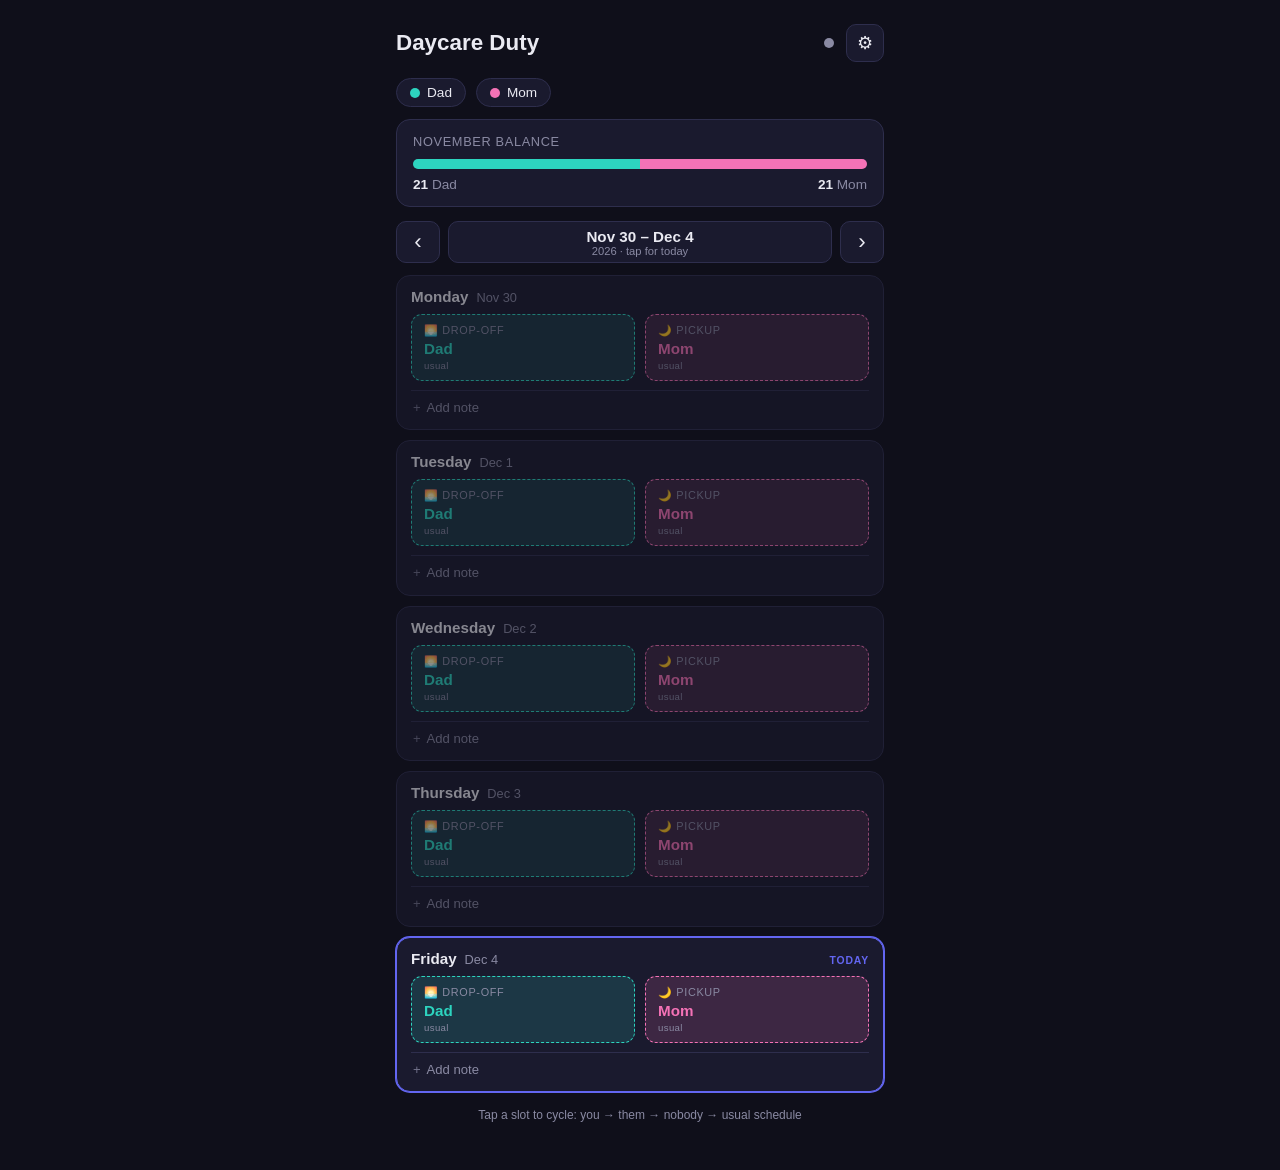
<file: daycare/index.html>
<!DOCTYPE html>
<html lang="en">
<head>
  <meta charset="UTF-8">
  <meta name="viewport" content="width=device-width, initial-scale=1.0, user-scalable=no">
  <meta name="theme-color" content="#1a1a2e">
  <meta name="apple-mobile-web-app-capable" content="yes">
  <meta name="apple-mobile-web-app-status-bar-style" content="black-translucent">
  <meta name="apple-mobile-web-app-title" content="Daycare Duty">
  <link rel="manifest" href="manifest.json">
  <link rel="apple-touch-icon" href="icons/icon-192.png">
  <title>Daycare Duty</title>
  <link rel="stylesheet" href="style.css?v=5">
</head>
<body>
  <!-- PIN Lock Screen -->
  <div id="lockScreen" class="lock-screen hidden">
    <div class="lock-content">
      <div class="lock-icon">&#128274;</div>
      <h2>Daycare Duty</h2>
      <p id="lockHint">Enter your family PIN</p>
      <div class="pin-dots" id="pinDots"></div>
      <div class="pin-pad" id="pinPad"></div>
    </div>
  </div>

  <div id="app">
    <!-- Header -->
    <header class="header">
      <h1>Daycare Duty</h1>
      <div class="header-actions">
        <span class="sync-dot" id="syncDot" title="Sync status"></span>
        <button id="settingsBtn" class="icon-btn" aria-label="Settings">&#9881;</button>
      </div>
    </header>

    <!-- Parent legend -->
    <div class="legend" id="legend"></div>

    <!-- Unassigned-slot warning -->
    <button class="alert-banner hidden" id="alertBanner"></button>

    <!-- Month balance -->
    <section class="balance-card" id="balanceCard"></section>

    <!-- Week navigation -->
    <nav class="week-nav">
      <button class="nav-btn" id="prevWeek" aria-label="Previous week">&#8249;</button>
      <button class="week-label" id="weekLabel" title="Jump to today"></button>
      <button class="nav-btn" id="nextWeek" aria-label="Next week">&#8250;</button>
    </nav>

    <!-- Day list -->
    <section class="days" id="daysList"></section>

    <p class="tap-hint">Tap a slot to cycle: &#8203;you &#8594; them &#8594; nobody &#8594; usual schedule</p>

    <!-- Settings Modal -->
    <div class="modal-overlay" id="settingsModal">
      <div class="modal">
        <div class="modal-header">
          <h3>Settings</h3>
          <button class="close-btn" id="closeSettingsModal">&times;</button>
        </div>
        <div class="settings-content">

          <h4 class="section-title">Parents</h4>
          <div class="form-group parent-row">
            <span class="color-chip chip-p1"></span>
            <input type="text" id="nameP1" maxlength="14" placeholder="Parent 1">
          </div>
          <div class="form-group parent-row">
            <span class="color-chip chip-p2"></span>
            <input type="text" id="nameP2" maxlength="14" placeholder="Parent 2">
          </div>

          <h4 class="section-title">Typical week</h4>
          <p class="section-hint">Your usual schedule. Days auto-fill from this; tap slots on the calendar to override.</p>
          <div class="defaults-grid" id="defaultsGrid"></div>

          <h4 class="section-title">Weekends</h4>
          <label class="toggle-row">
            <input type="checkbox" id="showWeekends">
            <span>Show Saturday &amp; Sunday</span>
          </label>

          <h4 class="section-title">Family PIN</h4>
          <p class="section-hint">Locks the app on this and your partner's phone.</p>
          <button class="submit-btn secondary" id="setPinBtn">Set PIN</button>
          <button class="submit-btn danger hidden" id="removePinBtn">Remove PIN</button>

          <h4 class="section-title">Sync with your partner</h4>
          <p class="section-hint">
            Syncs through a <strong>private</strong> GitHub repo so only you two can read it.
            See the setup guide linked below.
          </p>
          <div class="form-group">
            <label for="syncRepo">Private repo (owner/name)</label>
            <input type="text" id="syncRepo" placeholder="e.g. novapiet/daycare-data" autocapitalize="off" autocorrect="off">
          </div>
          <div class="form-group">
            <label for="syncToken">Fine-grained access token</label>
            <input type="password" id="syncToken" placeholder="github_pat_..." autocapitalize="off" autocorrect="off">
          </div>
          <button class="submit-btn" id="connectSyncBtn">Connect &amp; Sync</button>
          <button class="submit-btn secondary hidden" id="syncNowBtn">Sync Now</button>
          <button class="submit-btn danger hidden" id="disconnectSyncBtn">Disconnect Sync</button>
          <p class="sync-status" id="syncStatus"></p>
          <p class="section-hint">
            <a href="https://github.com/Novapiet/Claude/blob/main/daycare/README.md" target="_blank" rel="noopener">Setup guide &#8599;</a>
          </p>

          <h4 class="section-title">Backup</h4>
          <button class="submit-btn secondary" id="exportDataBtn">Export Data (JSON)</button>
          <button class="submit-btn secondary" id="importDataBtn">Import Data</button>
          <input type="file" id="importFile" accept=".json" style="display:none">
        </div>
      </div>
    </div>

    <!-- Note modal -->
    <div class="modal-overlay" id="noteModal">
      <div class="modal">
        <div class="modal-header">
          <h3 id="noteModalTitle">Note</h3>
          <button class="close-btn" id="closeNoteModal">&times;</button>
        </div>
        <form id="noteForm">
          <div class="form-group">
            <label for="noteText">Note for this day</label>
            <textarea id="noteText" rows="3" maxlength="200" placeholder="e.g. early pickup 4pm — dentist"></textarea>
          </div>
          <button type="submit" class="submit-btn">Save note</button>
          <button type="button" class="submit-btn danger hidden" id="removeNoteBtn">Remove note</button>
        </form>
      </div>
    </div>

    <!-- PIN setup modal -->
    <div class="modal-overlay" id="pinModal">
      <div class="modal">
        <div class="modal-header">
          <h3 id="pinModalTitle">Set Family PIN</h3>
          <button class="close-btn" id="closePinModal">&times;</button>
        </div>
        <form id="pinForm">
          <div class="form-group">
            <label for="pinInput">New PIN (4&#8211;6 digits)</label>
            <input type="password" id="pinInput" inputmode="numeric" pattern="[0-9]{4,6}" minlength="4" maxlength="6" required>
          </div>
          <div class="form-group">
            <label for="pinConfirm">Confirm PIN</label>
            <input type="password" id="pinConfirm" inputmode="numeric" pattern="[0-9]{4,6}" minlength="4" maxlength="6" required>
          </div>
          <button type="submit" class="submit-btn">Save PIN</button>
        </form>
      </div>
    </div>
  </div>

  <script src="app.js?v=5"></script>
</body>
</html>
</file>
<file: daycare/style.css>
* {
  margin: 0;
  padding: 0;
  box-sizing: border-box;
  -webkit-tap-highlight-color: transparent;
}

:root {
  --bg: #0f0f1a;
  --card: #1a1a2e;
  --card-2: #232340;
  --text: #eaeaf2;
  --muted: #8a8aa3;
  --border: #2e2e4d;
  --p1: #2dd4bf;
  --p2: #f472b6;
  --p1-dim: rgba(45, 212, 191, 0.16);
  --p2-dim: rgba(244, 114, 182, 0.16);
  --accent: #6366f1;
  --danger: #ef4444;
}

html, body {
  background: var(--bg);
  color: var(--text);
  font-family: -apple-system, BlinkMacSystemFont, 'Segoe UI', Roboto, sans-serif;
  min-height: 100%;
}

.hidden { display: none !important; }

#app {
  max-width: 520px;
  margin: 0 auto;
  padding: 16px 16px 48px;
}

/* Header */
.header {
  display: flex;
  justify-content: space-between;
  align-items: center;
  padding: 8px 0 16px;
}

.header h1 { font-size: 1.4rem; font-weight: 700; }

.header-actions {
  display: flex;
  align-items: center;
  gap: 12px;
}

.sync-dot {
  width: 10px;
  height: 10px;
  border-radius: 50%;
  background: var(--muted);
}
.sync-dot.ok { background: #34d399; }
.sync-dot.busy { background: #fbbf24; animation: pulse 1s infinite; }
.sync-dot.error { background: var(--danger); }

@keyframes pulse {
  50% { opacity: 0.4; }
}

.icon-btn {
  background: var(--card);
  border: 1px solid var(--border);
  color: var(--text);
  font-size: 1.1rem;
  width: 38px;
  height: 38px;
  border-radius: 10px;
  cursor: pointer;
}

/* Legend */
.legend {
  display: flex;
  gap: 10px;
  margin-bottom: 12px;
}

.legend-chip {
  display: flex;
  align-items: center;
  gap: 7px;
  background: var(--card);
  border: 1px solid var(--border);
  border-radius: 999px;
  padding: 6px 13px;
  font-size: 0.85rem;
}

.legend-chip .dot {
  width: 10px;
  height: 10px;
  border-radius: 50%;
}

/* Balance card */
.balance-card {
  background: var(--card);
  border: 1px solid var(--border);
  border-radius: 14px;
  padding: 14px 16px;
  margin-bottom: 14px;
}

.balance-title {
  font-size: 0.8rem;
  color: var(--muted);
  text-transform: uppercase;
  letter-spacing: 0.05em;
  margin-bottom: 10px;
}

.balance-bar {
  display: flex;
  height: 10px;
  border-radius: 5px;
  overflow: hidden;
  background: var(--card-2);
  margin-bottom: 8px;
}

.balance-bar .seg-p1 { background: var(--p1); }
.balance-bar .seg-p2 { background: var(--p2); }

.balance-counts {
  display: flex;
  justify-content: space-between;
  font-size: 0.85rem;
  color: var(--muted);
}

.balance-counts strong { color: var(--text); }

/* Week nav */
.week-nav {
  display: flex;
  align-items: center;
  gap: 8px;
  margin-bottom: 12px;
}

.nav-btn {
  background: var(--card);
  border: 1px solid var(--border);
  color: var(--text);
  font-size: 1.4rem;
  line-height: 1;
  width: 44px;
  height: 42px;
  border-radius: 10px;
  cursor: pointer;
  flex-shrink: 0;
}

.week-label {
  flex: 1;
  background: var(--card);
  border: 1px solid var(--border);
  color: var(--text);
  font-size: 0.95rem;
  font-weight: 600;
  height: 42px;
  border-radius: 10px;
  cursor: pointer;
}

.week-label .sub {
  display: block;
  font-size: 0.7rem;
  font-weight: 400;
  color: var(--muted);
}

/* Day rows */
.days {
  display: flex;
  flex-direction: column;
  gap: 10px;
}

.day-card {
  background: var(--card);
  border: 1px solid var(--border);
  border-radius: 14px;
  padding: 12px 14px;
}

.day-card.today {
  border-color: var(--accent);
  box-shadow: 0 0 0 1px var(--accent);
}

.day-card.past { opacity: 0.55; }

.day-head {
  display: flex;
  align-items: baseline;
  gap: 8px;
  margin-bottom: 9px;
}

.day-name { font-weight: 700; font-size: 0.95rem; }
.day-date { color: var(--muted); font-size: 0.8rem; }
.today-tag {
  margin-left: auto;
  font-size: 0.65rem;
  font-weight: 700;
  color: var(--accent);
  text-transform: uppercase;
  letter-spacing: 0.08em;
}

.slot-row {
  display: flex;
  gap: 10px;
}

.slot {
  flex: 1;
  display: flex;
  flex-direction: column;
  align-items: flex-start;
  gap: 3px;
  background: var(--card-2);
  border: 1.5px solid var(--border);
  border-radius: 11px;
  padding: 9px 12px;
  cursor: pointer;
  color: var(--text);
  font-family: inherit;
  text-align: left;
  min-height: 58px;
}

.slot .slot-label {
  font-size: 0.68rem;
  color: var(--muted);
  text-transform: uppercase;
  letter-spacing: 0.06em;
}

.slot .slot-owner {
  font-size: 0.95rem;
  font-weight: 700;
}

.slot.owner-p1 { background: var(--p1-dim); border-color: var(--p1); }
.slot.owner-p1 .slot-owner { color: var(--p1); }
.slot.owner-p2 { background: var(--p2-dim); border-color: var(--p2); }
.slot.owner-p2 .slot-owner { color: var(--p2); }
.slot.owner-none .slot-owner { color: var(--muted); font-weight: 400; }

.slot.is-default { border-style: dashed; }
.slot .auto-tag {
  font-size: 0.6rem;
  color: var(--muted);
  letter-spacing: 0.04em;
}

.day-note {
  display: block;
  width: 100%;
  margin-top: 9px;
  background: none;
  border: none;
  border-top: 1px solid var(--border);
  padding: 8px 2px 0;
  text-align: left;
  font-family: inherit;
  font-size: 0.82rem;
  color: var(--muted);
  cursor: pointer;
  line-height: 1.4;
}

.day-note.has-note { color: var(--text); }

.day-note .note-icon { opacity: 0.8; margin-right: 3px; }

#noteText {
  width: 100%;
  background: var(--card-2);
  border: 1px solid var(--border);
  border-radius: 9px;
  color: var(--text);
  font-size: 0.95rem;
  font-family: inherit;
  padding: 10px 12px;
  resize: vertical;
}

.alert-banner {
  display: block;
  width: 100%;
  text-align: left;
  font-family: inherit;
  background: rgba(239, 68, 68, 0.12);
  border: 1px solid var(--danger);
  border-radius: 11px;
  color: #fca5a5;
  font-size: 0.85rem;
  line-height: 1.4;
  padding: 10px 13px;
  margin-bottom: 14px;
  cursor: pointer;
}

.alert-banner .alert-icon { margin-right: 4px; }

.tap-hint {
  margin-top: 16px;
  text-align: center;
  font-size: 0.75rem;
  color: var(--muted);
}

/* Modals */
.modal-overlay {
  position: fixed;
  inset: 0;
  background: rgba(0, 0, 0, 0.65);
  display: none;
  align-items: flex-end;
  justify-content: center;
  z-index: 50;
}

.modal-overlay.open { display: flex; }

.modal {
  background: var(--card);
  border: 1px solid var(--border);
  border-radius: 18px 18px 0 0;
  width: 100%;
  max-width: 520px;
  max-height: 88vh;
  overflow-y: auto;
  padding: 18px 18px 32px;
}

.modal-header {
  display: flex;
  justify-content: space-between;
  align-items: center;
  margin-bottom: 14px;
}

.modal-header h3 { font-size: 1.1rem; }

.close-btn {
  background: none;
  border: none;
  color: var(--muted);
  font-size: 1.6rem;
  cursor: pointer;
  line-height: 1;
}

.section-title {
  font-size: 0.78rem;
  color: var(--muted);
  text-transform: uppercase;
  letter-spacing: 0.06em;
  margin: 20px 0 8px;
}

.section-hint {
  font-size: 0.8rem;
  color: var(--muted);
  margin-bottom: 10px;
  line-height: 1.45;
}

.section-hint a { color: var(--accent); }

.form-group { margin-bottom: 12px; }

.form-group label {
  display: block;
  font-size: 0.8rem;
  color: var(--muted);
  margin-bottom: 5px;
}

.form-group input, .form-group select, .defaults-grid select {
  width: 100%;
  background: var(--card-2);
  border: 1px solid var(--border);
  border-radius: 9px;
  color: var(--text);
  font-size: 0.95rem;
  padding: 10px 12px;
  font-family: inherit;
}

.parent-row {
  display: flex;
  align-items: center;
  gap: 10px;
}

.parent-row input { flex: 1; }

.color-chip {
  width: 22px;
  height: 22px;
  border-radius: 50%;
  flex-shrink: 0;
}
.chip-p1 { background: var(--p1); }
.chip-p2 { background: var(--p2); }

.defaults-grid {
  display: grid;
  grid-template-columns: 44px 1fr 1fr;
  gap: 7px;
  align-items: center;
}

.defaults-grid .grid-head {
  font-size: 0.7rem;
  color: var(--muted);
  text-transform: uppercase;
  text-align: center;
}

.defaults-grid .day-label {
  font-size: 0.85rem;
  font-weight: 600;
}

.toggle-row {
  display: flex;
  align-items: center;
  gap: 10px;
  font-size: 0.9rem;
  cursor: pointer;
}

.toggle-row input { width: 18px; height: 18px; accent-color: var(--accent); }

.submit-btn {
  width: 100%;
  background: var(--accent);
  border: none;
  border-radius: 10px;
  color: #fff;
  font-size: 0.95rem;
  font-weight: 600;
  padding: 12px;
  cursor: pointer;
  margin-bottom: 8px;
  font-family: inherit;
}

.submit-btn.secondary {
  background: var(--card-2);
  border: 1px solid var(--border);
  color: var(--text);
}

.submit-btn.danger {
  background: rgba(239, 68, 68, 0.15);
  border: 1px solid var(--danger);
  color: var(--danger);
}

.sync-status {
  font-size: 0.8rem;
  color: var(--muted);
  min-height: 1.2em;
  margin-top: 4px;
}

.sync-status.ok { color: #34d399; }
.sync-status.error { color: var(--danger); }

/* Lock screen */
.lock-screen {
  position: fixed;
  inset: 0;
  background: var(--bg);
  z-index: 100;
  display: flex;
  align-items: center;
  justify-content: center;
}

.lock-content {
  text-align: center;
  width: 280px;
}

.lock-icon { font-size: 2.4rem; margin-bottom: 8px; }
.lock-content h2 { margin-bottom: 4px; }
.lock-content p { color: var(--muted); font-size: 0.85rem; margin-bottom: 18px; }
.lock-content p.shake { color: var(--danger); }

.pin-dots {
  display: flex;
  justify-content: center;
  gap: 12px;
  margin-bottom: 22px;
  min-height: 14px;
}

.pin-dots .pd {
  width: 13px;
  height: 13px;
  border-radius: 50%;
  border: 1.5px solid var(--muted);
}

.pin-dots .pd.fill { background: var(--text); border-color: var(--text); }

.pin-pad {
  display: grid;
  grid-template-columns: repeat(3, 1fr);
  gap: 12px;
}

.pin-pad button {
  background: var(--card);
  border: 1px solid var(--border);
  border-radius: 50%;
  color: var(--text);
  font-size: 1.3rem;
  width: 72px;
  aspect-ratio: 1;
  justify-self: center;
  cursor: pointer;
  font-family: inherit;
}

.pin-pad button:active { background: var(--card-2); }
.pin-pad button.ghost { visibility: hidden; }

@media (min-width: 600px) {
  .modal-overlay { align-items: center; }
  .modal { border-radius: 18px; }
}
</file>
